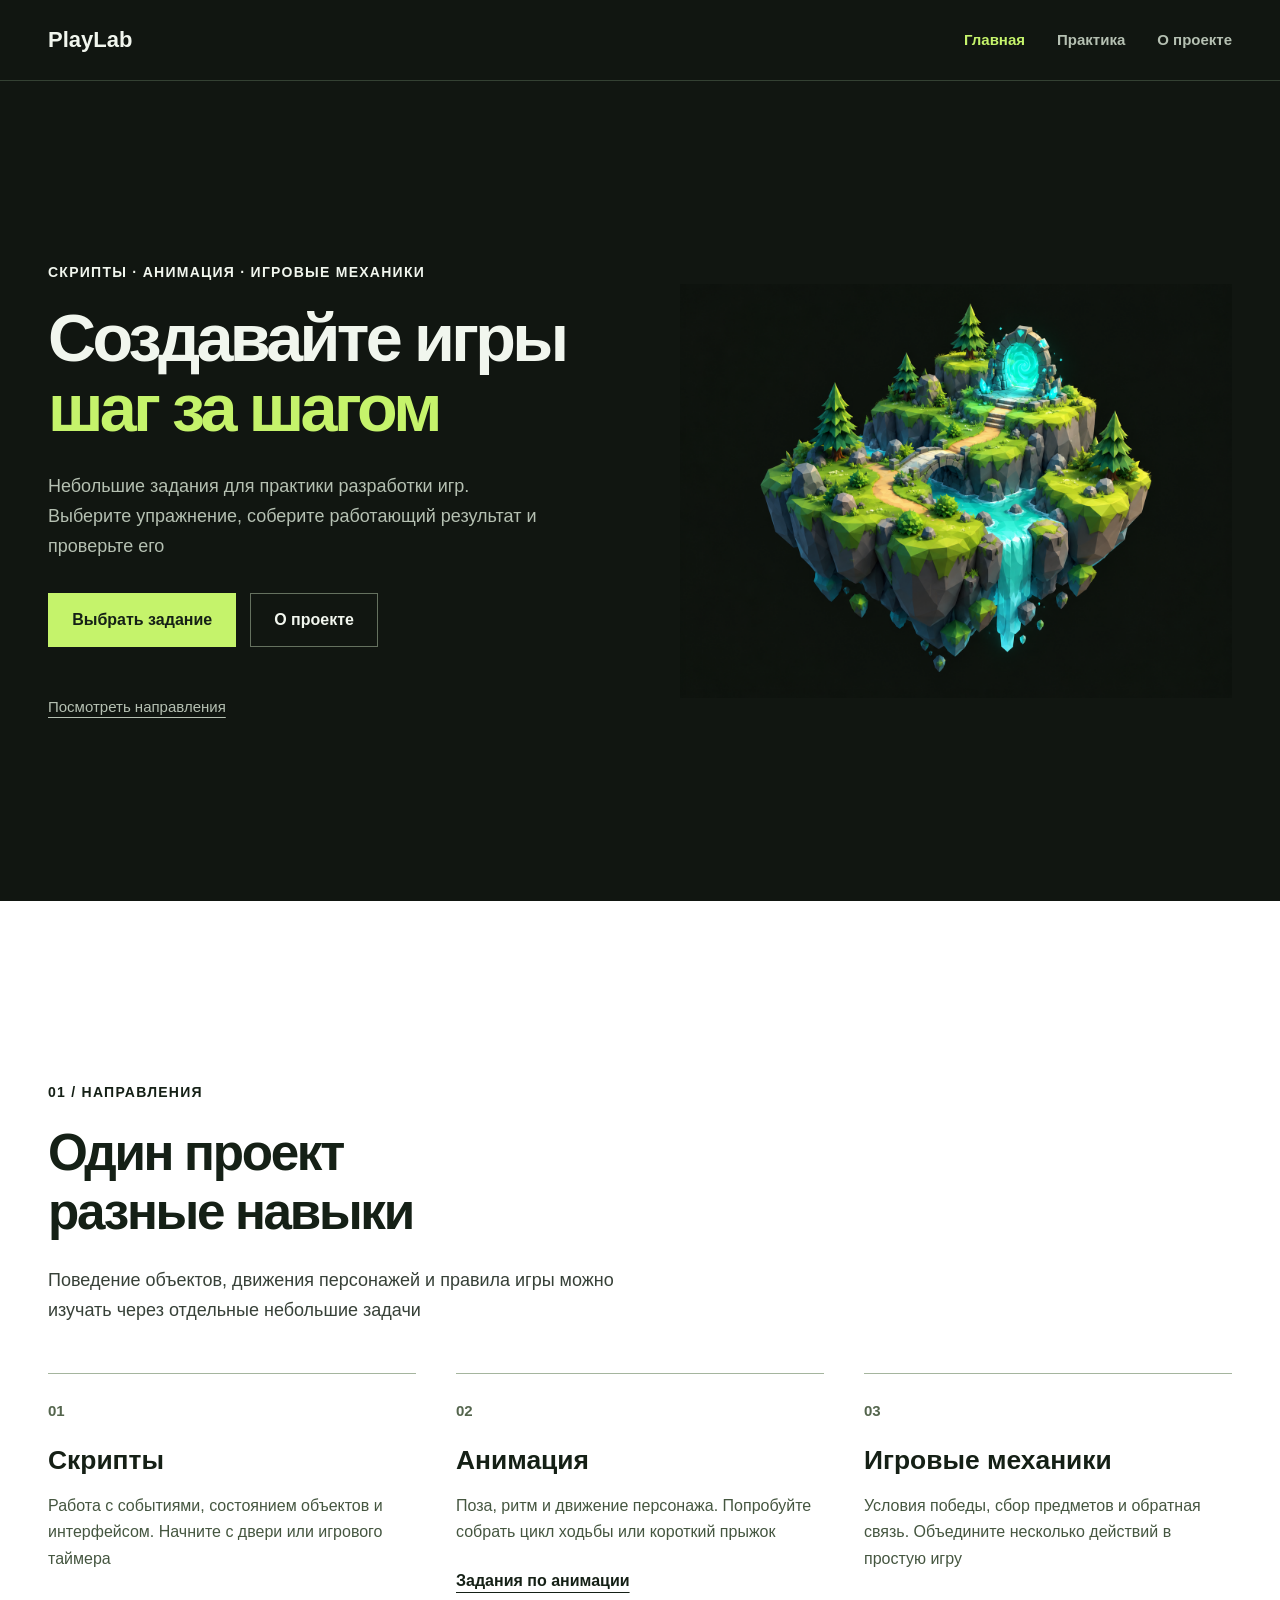
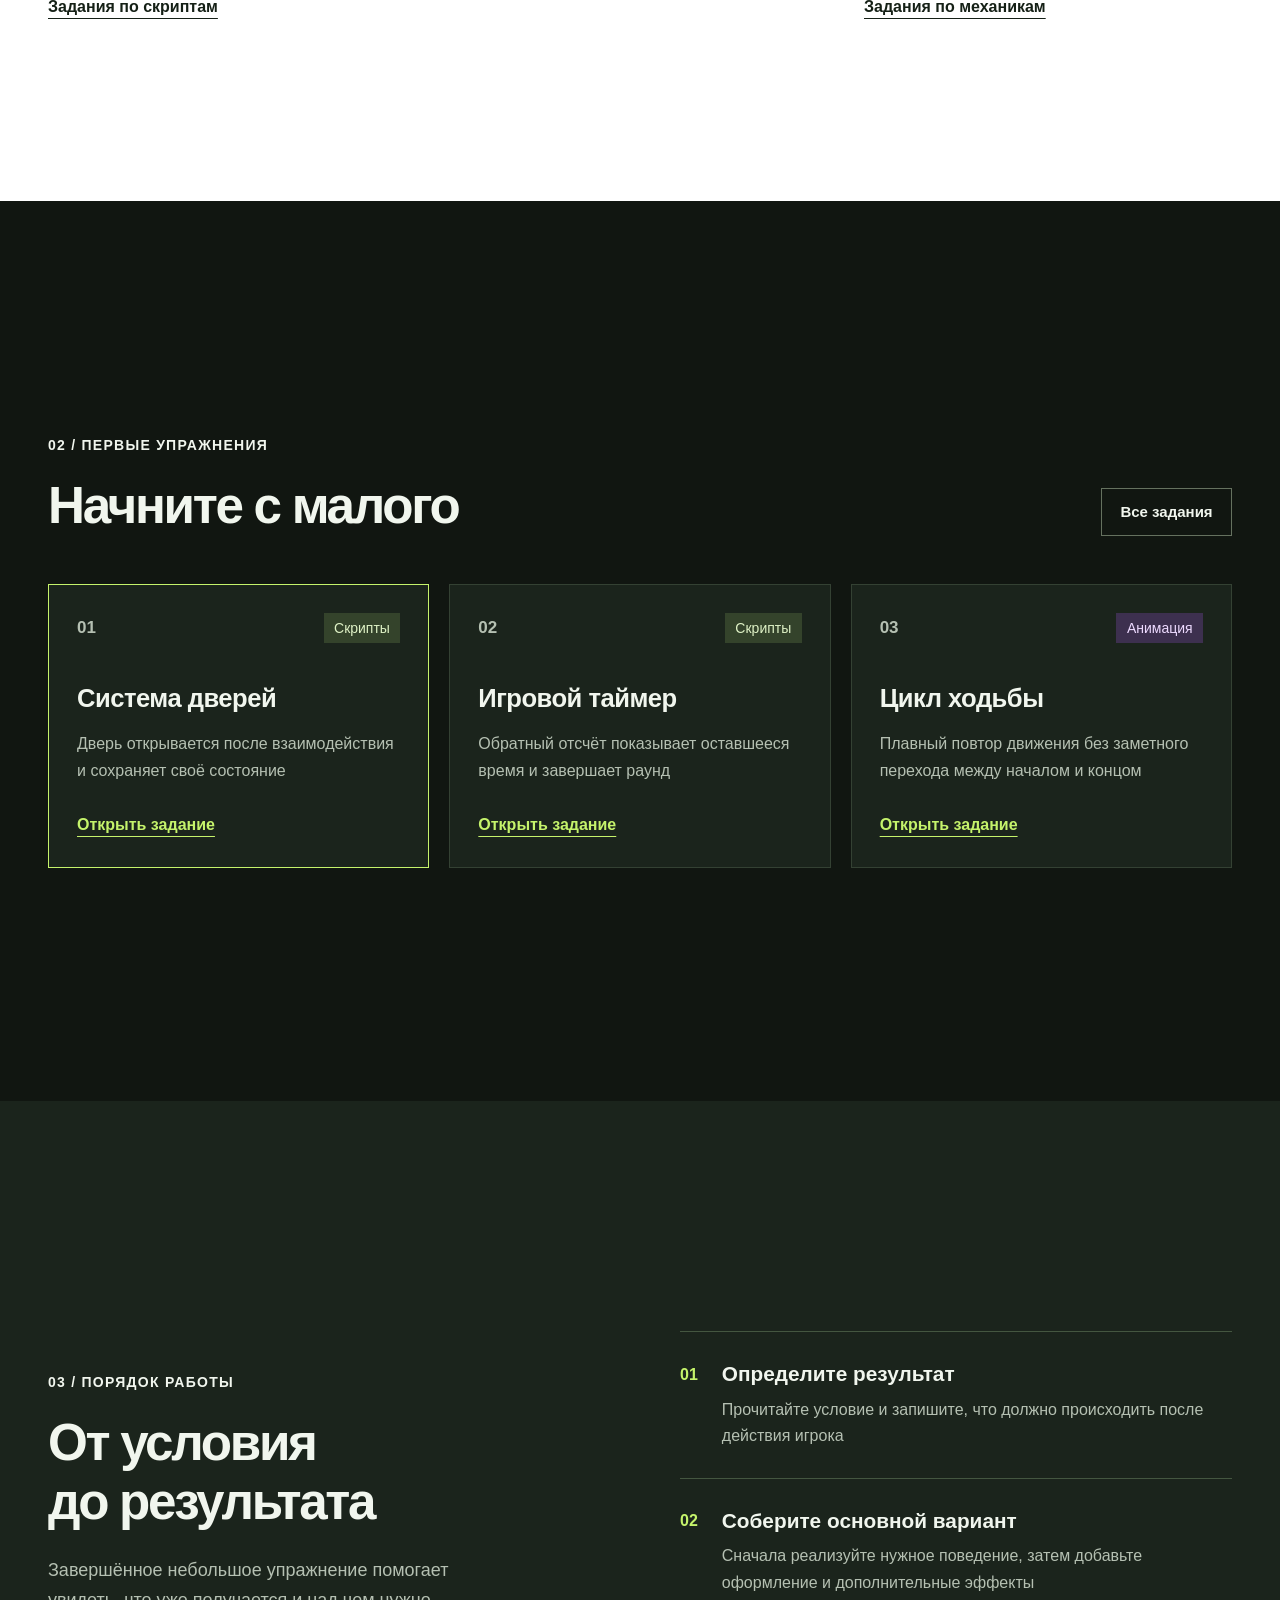
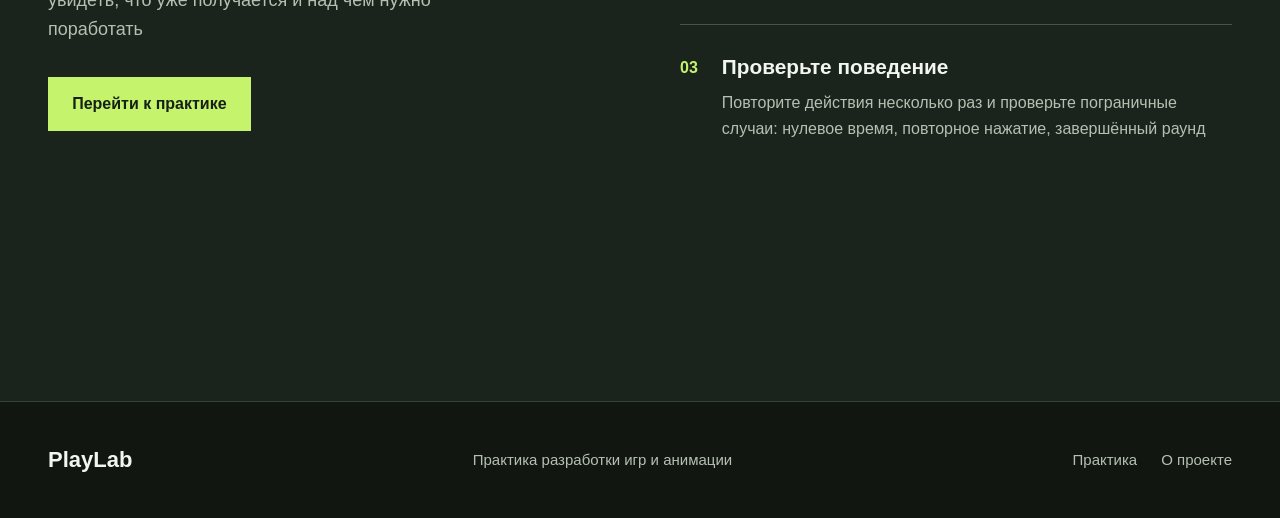
<file: index.html>
<!DOCTYPE html>
<html lang="ru">
  <head>
    <meta charset="UTF-8">
    <meta name="viewport" content="width=device-width, initial-scale=1">
    <meta name="description" content="PlayLab — практические задания по разработке игр и игровой анимации">
    <title>PlayLab — практика разработки игр</title>
    <link rel="stylesheet" href="styles.css">
    <script src="script.js" defer></script>
  </head>

  <body class="page">
    <a class="skip-link" href="#main">Перейти к содержимому</a>

    <!-- Общий блок шапки используется на трёх страницах -->
    <header class="site-header">
      <div class="site-header__inner container">
        <a class="brand" href="index.html" aria-label="PlayLab — главная страница">PlayLab</a>
        <button
          class="site-header__toggle"
          type="button"
          aria-controls="main-navigation"
          aria-expanded="false"
          hidden
        >
          Меню
        </button>
        <nav class="site-header__nav" id="main-navigation" aria-label="Основная навигация">
          <a class="site-header__link site-header__link_current" href="index.html" aria-current="page">
            Главная
          </a>
          <a class="site-header__link" href="practice.html">Практика</a>
          <a class="site-header__link" href="about.html">О проекте</a>
        </nav>
      </div>
    </header>

    <main id="main">
      <section class="hero" aria-labelledby="hero-title">
        <div class="hero__inner container">
          <div class="hero__content">
            <p class="eyebrow">Скрипты · Анимация · Игровые механики</p>
            <h1 class="hero__title" id="hero-title">
              Создавайте игры <span class="hero__accent">шаг за шагом</span>
            </h1>
            <p class="hero__text">
              Небольшие задания для практики разработки игр. Выберите упражнение, соберите работающий
              результат и проверьте его
            </p>
            <div class="hero__actions">
              <a class="button button_theme_primary" href="practice.html">Выбрать задание</a>
              <a class="button button_theme_outline" href="about.html">О проекте</a>
            </div>
            <a class="hero__next" href="#directions">Посмотреть направления</a>
          </div>
          <figure class="world hero__visual">
            <img
              class="world__image"
              src="assets/island.png"
              width="1448"
              height="1086"
              alt="Низкополигональный игровой остров с деревьями, дорожкой и светящимся порталом"
              fetchpriority="high"
            >
          </figure>
        </div>
      </section>

      <section class="directions" id="directions" aria-labelledby="directions-title">
        <div class="container">
          <div class="section-heading">
            <p class="eyebrow">01 / Направления</p>
            <h2 class="section-heading__title" id="directions-title">Один проект<br>разные навыки</h2>
            <p class="section-heading__text">
              Поведение объектов, движения персонажей и правила игры можно изучать через отдельные небольшие
              задачи
            </p>
          </div>
          <div class="directions__grid">
            <article class="direction">
              <span class="direction__number" aria-hidden="true">01</span>
              <h3 class="direction__title">Скрипты</h3>
              <p class="direction__text">
                Работа с событиями, состоянием объектов и интерфейсом. Начните с двери или игрового таймера
              </p>
              <a class="direction__link" href="practice.html#doors">Задания по скриптам</a>
            </article>

            <article class="direction">
              <span class="direction__number" aria-hidden="true">02</span>
              <h3 class="direction__title">Анимация</h3>
              <p class="direction__text">
                Поза, ритм и движение персонажа. Попробуйте собрать цикл ходьбы или короткий прыжок
              </p>
              <a class="direction__link" href="practice.html#walk">Задания по анимации</a>
            </article>

            <article class="direction">
              <span class="direction__number" aria-hidden="true">03</span>
              <h3 class="direction__title">Игровые механики</h3>
              <p class="direction__text">
                Условия победы, сбор предметов и обратная связь. Объедините несколько действий в простую игру
              </p>
              <a class="direction__link" href="practice.html#coins">Задания по механикам</a>
            </article>
          </div>
        </div>
      </section>

      <section class="featured" aria-labelledby="featured-title">
        <div class="container">
          <div class="section-heading section-heading_layout_split">
            <div>
              <p class="eyebrow">02 / Первые упражнения</p>
              <h2 class="section-heading__title" id="featured-title">Начните с малого</h2>
            </div>
            <a class="button button_theme_outline button_size_small" href="practice.html">Все задания</a>
          </div>
          <div class="featured__grid">
            <!-- Модификатор меняет оформление карточки, сохраняя базовый блок -->
            <article class="exercise-card exercise-card_featured">
              <div class="exercise-card__top">
                <span class="exercise-card__number" aria-hidden="true">01</span>
                <span class="tag">Скрипты</span>
              </div>
              <h3 class="exercise-card__title">Система дверей</h3>
              <p class="exercise-card__text">
                Дверь открывается после взаимодействия и сохраняет своё состояние
              </p>
              <a
                class="exercise-card__link"
                href="practice.html#doors"
                aria-label="Открыть задание Система дверей"
              >
                Открыть задание
              </a>
            </article>

            <article class="exercise-card">
              <div class="exercise-card__top">
                <span class="exercise-card__number" aria-hidden="true">02</span>
                <span class="tag">Скрипты</span>
              </div>
              <h3 class="exercise-card__title">Игровой таймер</h3>
              <p class="exercise-card__text">Обратный отсчёт показывает оставшееся время и завершает раунд</p>
              <a
                class="exercise-card__link"
                href="practice.html#timer"
                aria-label="Открыть задание Игровой таймер"
              >
                Открыть задание
              </a>
            </article>

            <article class="exercise-card">
              <div class="exercise-card__top">
                <span class="exercise-card__number" aria-hidden="true">03</span>
                <span class="tag tag_theme_animation">Анимация</span>
              </div>
              <h3 class="exercise-card__title">Цикл ходьбы</h3>
              <p class="exercise-card__text">
                Плавный повтор движения без заметного перехода между началом и концом
              </p>
              <a
                class="exercise-card__link"
                href="practice.html#walk"
                aria-label="Открыть задание Цикл ходьбы"
              >
                Открыть задание
              </a>
            </article>
          </div>
        </div>
      </section>

      <section class="roadmap" aria-labelledby="roadmap-title">
        <div class="roadmap__inner container">
          <div class="roadmap__intro section-heading">
            <p class="eyebrow">03 / Порядок работы</p>
            <h2 class="section-heading__title" id="roadmap-title">От условия<br>до результата</h2>
            <p class="roadmap__text">
              Завершённое небольшое упражнение помогает увидеть, что уже получается и над чем нужно поработать
            </p>
            <a class="button button_theme_primary" href="practice.html">Перейти к практике</a>
          </div>
          <ol class="roadmap__steps">
            <li class="roadmap__step">
              <span class="roadmap__number" aria-hidden="true">01</span>
              <div>
                <h3 class="roadmap__title">Определите результат</h3>
                <p class="roadmap__description">
                  Прочитайте условие и запишите, что должно происходить после действия игрока
                </p>
              </div>
            </li>

            <li class="roadmap__step">
              <span class="roadmap__number" aria-hidden="true">02</span>
              <div>
                <h3 class="roadmap__title">Соберите основной вариант</h3>
                <p class="roadmap__description">
                  Сначала реализуйте нужное поведение, затем добавьте оформление и дополнительные эффекты
                </p>
              </div>
            </li>

            <li class="roadmap__step">
              <span class="roadmap__number" aria-hidden="true">03</span>
              <div>
                <h3 class="roadmap__title">Проверьте поведение</h3>
                <p class="roadmap__description">
                  Повторите действия несколько раз и проверьте пограничные случаи: нулевое время, повторное
                  нажатие, завершённый раунд
                </p>
              </div>
            </li>
          </ol>
        </div>
      </section>
    </main>

    <footer class="site-footer">
      <div class="site-footer__inner container">
        <a class="brand" href="index.html">PlayLab</a>
        <p class="site-footer__text">Практика разработки игр и анимации</p>
        <nav class="site-footer__nav" aria-label="Навигация в подвале">
          <a class="site-footer__link" href="practice.html">Практика</a>
          <a class="site-footer__link" href="about.html">О проекте</a>
        </nav>
      </div>
    </footer>
  </body>
</html>
</file>
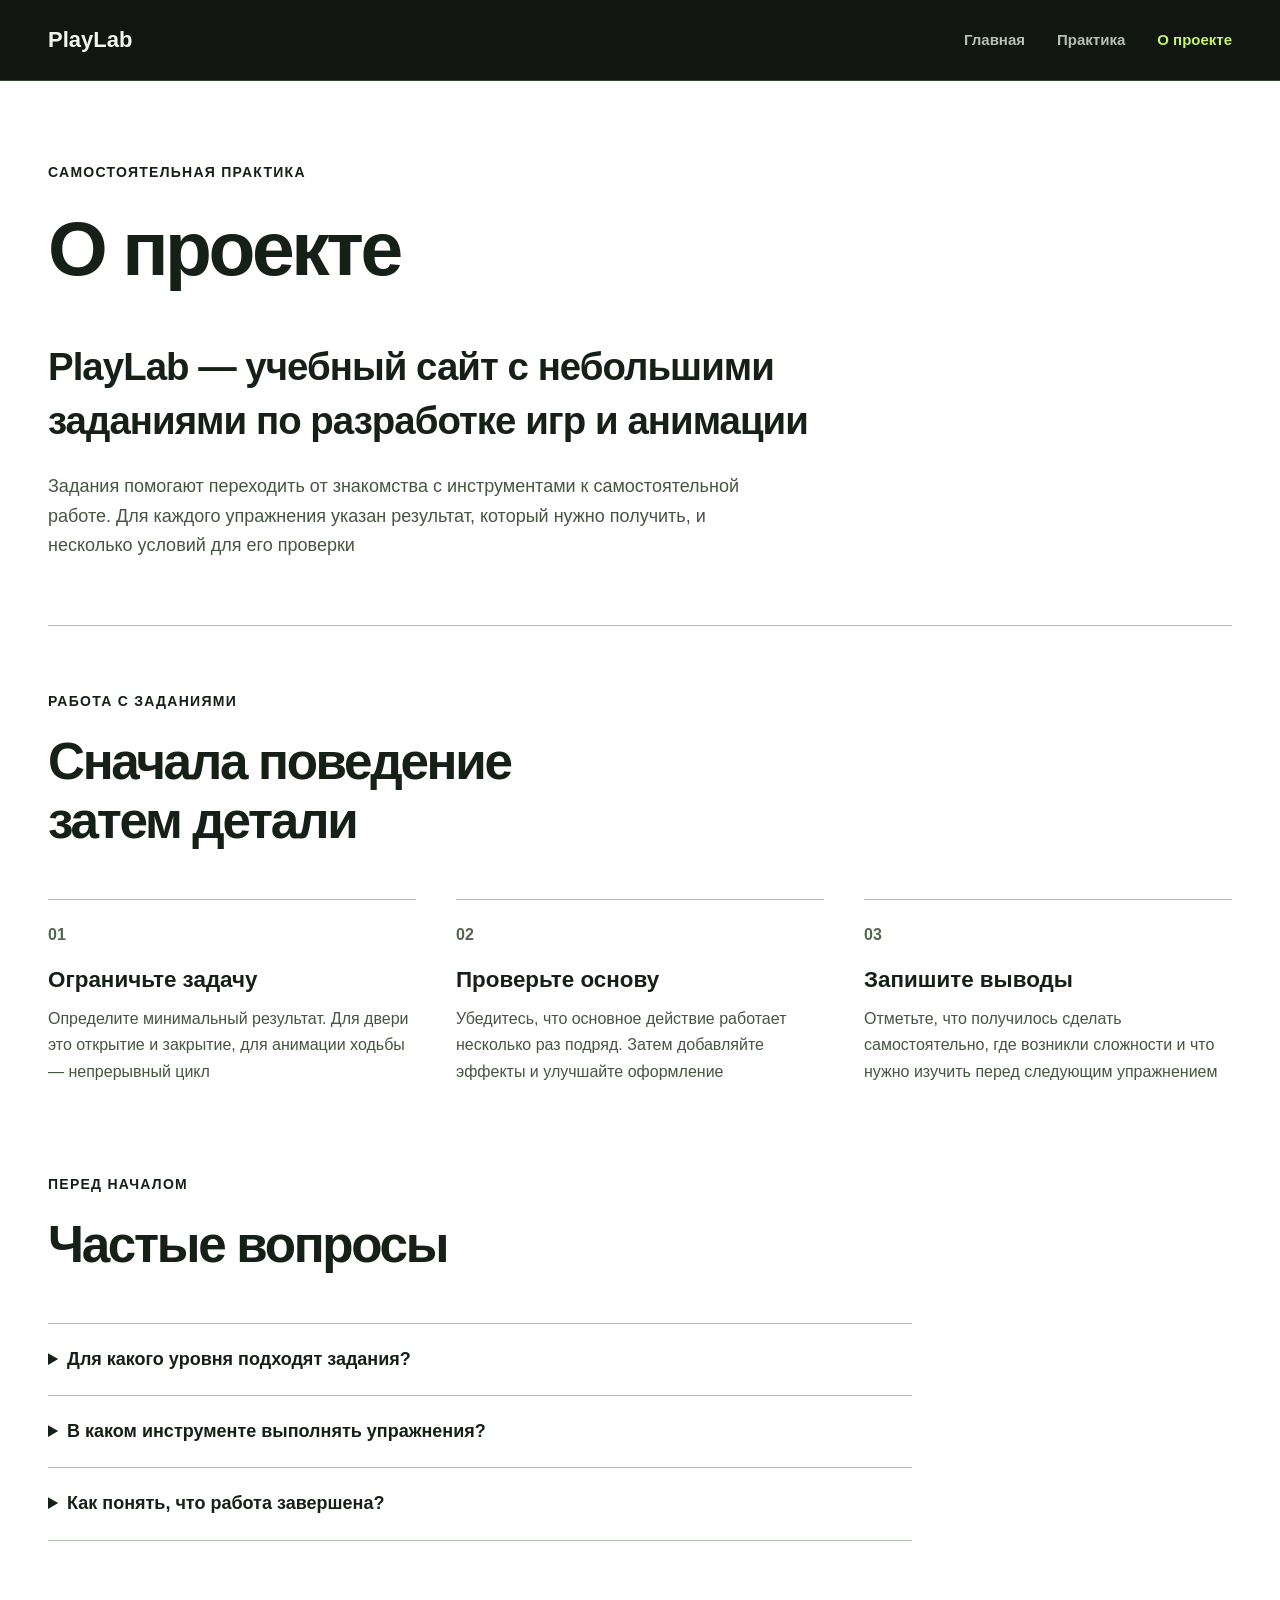
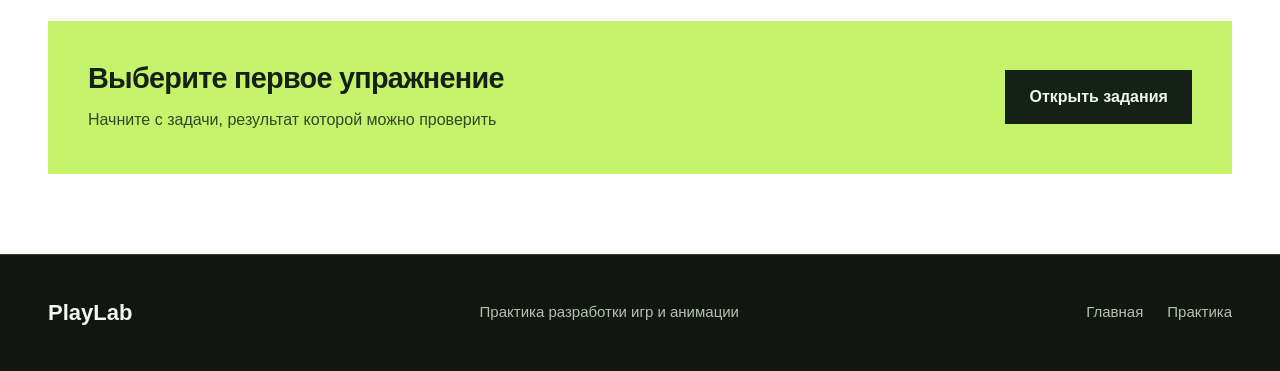
<file: about.html>
<!DOCTYPE html>
<html lang="ru">
  <head>
    <meta charset="UTF-8">
    <meta name="viewport" content="width=device-width, initial-scale=1">
    <meta
      name="description"
      content="О PlayLab: самостоятельная практика разработки игр и анимации, работа с заданиями и проверка результата"
    >
    <title>О проекте — PlayLab</title>
    <link rel="stylesheet" href="styles.css">
    <script src="script.js" defer></script>
  </head>

  <body class="page page_theme_light">
    <a class="skip-link" href="#main">Перейти к содержимому</a>

    <header class="site-header">
      <div class="site-header__inner container">
        <a class="brand" href="index.html" aria-label="PlayLab — главная страница">PlayLab</a>
        <button
          class="site-header__toggle"
          type="button"
          aria-controls="main-navigation"
          aria-expanded="false"
          hidden
        >
          Меню
        </button>
        <nav class="site-header__nav" id="main-navigation" aria-label="Основная навигация">
          <a class="site-header__link" href="index.html">Главная</a>
          <a class="site-header__link" href="practice.html">Практика</a>
          <a class="site-header__link site-header__link_current" href="about.html" aria-current="page">
            О проекте
          </a>
        </nav>
      </div>
    </header>

    <main class="about container" id="main">
      <section class="about__intro" aria-labelledby="about-title">
        <div class="section-heading">
          <p class="eyebrow">Самостоятельная практика</p>
          <h1 class="section-heading__title section-heading__title_large" id="about-title">О проекте</h1>
        </div>
        <p class="about__lead">PlayLab — учебный сайт с небольшими заданиями по разработке игр и анимации</p>
        <p class="about__text">
          Задания помогают переходить от знакомства с инструментами к самостоятельной работе. Для каждого
          упражнения указан результат, который нужно получить, и несколько условий для его проверки
        </p>
      </section>

      <section class="approach" id="approach" aria-labelledby="approach-title">
        <div class="section-heading">
          <p class="eyebrow">Работа с заданиями</p>
          <h2 class="section-heading__title" id="approach-title">Сначала поведение<br>затем детали</h2>
        </div>
        <div class="approach__grid">
          <article class="approach__item">
            <span class="approach__number" aria-hidden="true">01</span>
            <h3 class="approach__title">Ограничьте задачу</h3>
            <p class="approach__text">
              Определите минимальный результат. Для двери это открытие и закрытие, для анимации ходьбы —
              непрерывный цикл
            </p>
          </article>

          <article class="approach__item">
            <span class="approach__number" aria-hidden="true">02</span>
            <h3 class="approach__title">Проверьте основу</h3>
            <p class="approach__text">
              Убедитесь, что основное действие работает несколько раз подряд. Затем добавляйте эффекты и
              улучшайте оформление
            </p>
          </article>

          <article class="approach__item">
            <span class="approach__number" aria-hidden="true">03</span>
            <h3 class="approach__title">Запишите выводы</h3>
            <p class="approach__text">
              Отметьте, что получилось сделать самостоятельно, где возникли сложности и что нужно изучить
              перед следующим упражнением
            </p>
          </article>
        </div>
      </section>

      <section class="faq" aria-labelledby="faq-title">
        <div class="section-heading">
          <p class="eyebrow">Перед началом</p>
          <h2 class="section-heading__title" id="faq-title">Частые вопросы</h2>
        </div>

        <details class="faq__item">
          <summary class="faq__question">Для какого уровня подходят задания?</summary>
          <p class="faq__answer">
            Для начала достаточно понимать основные действия в выбранном редакторе. Если упражнение кажется
            сложным, разделите его на несколько частей и выполните их по очереди
          </p>
        </details>

        <details class="faq__item">
          <summary class="faq__question">В каком инструменте выполнять упражнения?</summary>
          <p class="faq__answer">
            Для игровых механик можно использовать Roblox Studio или другой игровой движок. Для анимации
            подойдёт Blender или встроенный редактор анимаций
          </p>
        </details>

        <details class="faq__item">
          <summary class="faq__question">Как понять, что работа завершена?</summary>
          <p class="faq__answer">
            Проверьте критерии в условии задания. Основной результат должен работать стабильно, а повторные
            действия не должны приводить к ошибкам
          </p>
        </details>
      </section>

      <div class="invitation">
        <div>
          <h2 class="invitation__title">Выберите первое упражнение</h2>
          <p class="invitation__text">Начните с задачи, результат которой можно проверить</p>
        </div>
        <a class="button button_theme_dark" href="practice.html">Открыть задания</a>
      </div>
    </main>

    <footer class="site-footer">
      <div class="site-footer__inner container">
        <a class="brand" href="index.html">PlayLab</a>
        <p class="site-footer__text">Практика разработки игр и анимации</p>
        <nav class="site-footer__nav" aria-label="Навигация в подвале">
          <a class="site-footer__link" href="index.html">Главная</a>
          <a class="site-footer__link" href="practice.html">Практика</a>
        </nav>
      </div>
    </footer>
  </body>
</html>
</file>
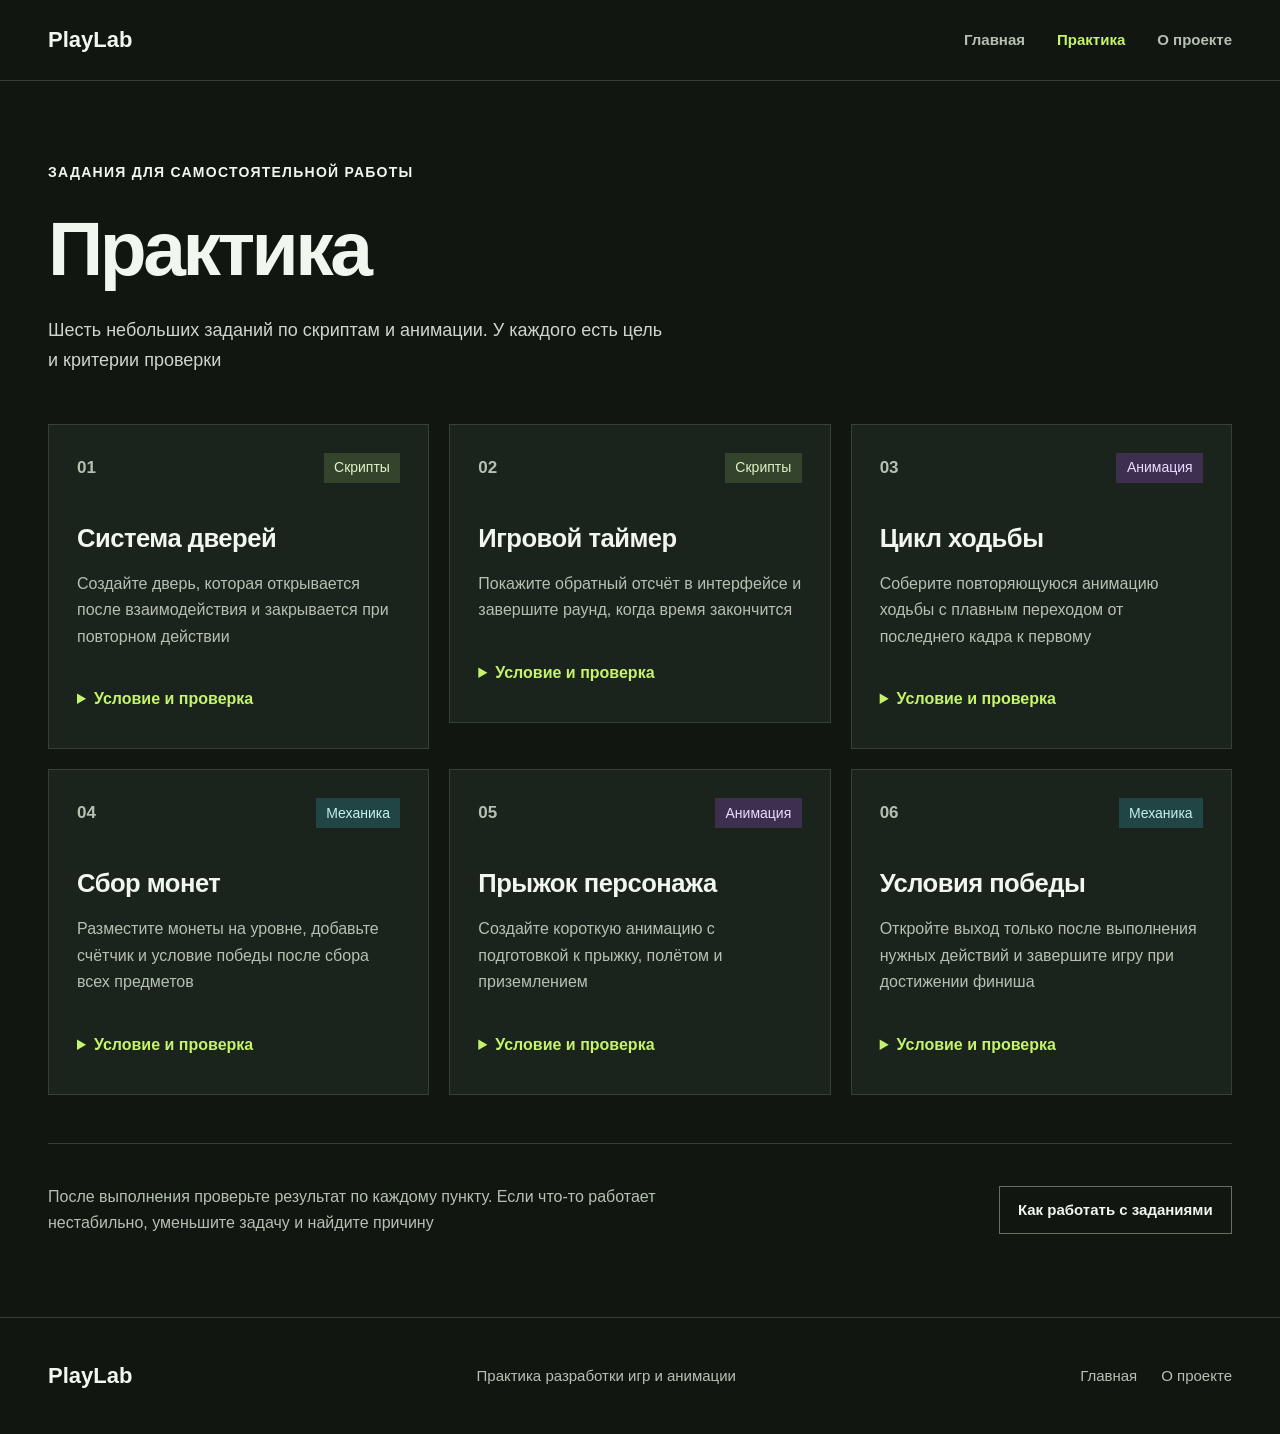
<file: practice.html>
<!DOCTYPE html>
<html lang="ru">
  <head>
    <meta charset="UTF-8">
    <meta name="viewport" content="width=device-width, initial-scale=1">
    <meta
      name="description"
      content="Практические задания PlayLab: скрипты, игровые механики и анимация персонажей"
    >
    <title>Практика — PlayLab</title>
    <link rel="stylesheet" href="styles.css">
    <script src="script.js" defer></script>
  </head>

  <body class="page">
    <a class="skip-link" href="#main">Перейти к содержимому</a>

    <header class="site-header">
      <div class="site-header__inner container">
        <a class="brand" href="index.html" aria-label="PlayLab — главная страница">PlayLab</a>
        <button
          class="site-header__toggle"
          type="button"
          aria-controls="main-navigation"
          aria-expanded="false"
          hidden
        >
          Меню
        </button>
        <nav class="site-header__nav" id="main-navigation" aria-label="Основная навигация">
          <a class="site-header__link" href="index.html">Главная</a>
          <a class="site-header__link site-header__link_current" href="practice.html" aria-current="page">
            Практика
          </a>
          <a class="site-header__link" href="about.html">О проекте</a>
        </nav>
      </div>
    </header>

    <main class="catalog container" id="main">
      <div class="section-heading">
        <p class="eyebrow">Задания для самостоятельной работы</p>
        <h1 class="section-heading__title section-heading__title_large">Практика</h1>
        <p class="section-heading__text">
          Шесть небольших заданий по скриптам и анимации. У каждого есть цель и критерии проверки
        </p>
      </div>

      <div class="catalog__grid">
        <article class="exercise-card" id="doors">
          <div class="exercise-card__top">
            <span class="exercise-card__number" aria-hidden="true">01</span>
            <span class="tag">Скрипты</span>
          </div>
          <h2 class="exercise-card__title">Система дверей</h2>
          <p class="exercise-card__text">
            Создайте дверь, которая открывается после взаимодействия и закрывается при повторном действии
          </p>

          <details class="exercise-card__details">
            <summary class="exercise-card__summary">Условие и проверка</summary>
            <div class="exercise-card__instructions">
              <p class="exercise-card__instruction">
                Храните состояние двери отдельно от её положения. Во время движения отклоняйте повторные
                команды
              </p>
              <ul class="exercise-card__checks">
                <li>Дверь открывается и закрывается</li>
                <li>Несколько быстрых нажатий не ломают движение</li>
                <li>Состояние соответствует положению двери</li>
              </ul>
            </div>
          </details>
        </article>

        <article class="exercise-card" id="timer">
          <div class="exercise-card__top">
            <span class="exercise-card__number" aria-hidden="true">02</span>
            <span class="tag">Скрипты</span>
          </div>
          <h2 class="exercise-card__title">Игровой таймер</h2>
          <p class="exercise-card__text">
            Покажите обратный отсчёт в интерфейсе и завершите раунд, когда время закончится
          </p>

          <details class="exercise-card__details">
            <summary class="exercise-card__summary">Условие и проверка</summary>
            <div class="exercise-card__instructions">
              <p class="exercise-card__instruction">
                Добавьте запуск и сброс таймера. Разделите отсчёт времени и обновление текста в интерфейсе
              </p>
              <ul class="exercise-card__checks">
                <li>Таймер останавливается на нуле</li>
                <li>Повторный запуск не создаёт два отсчёта</li>
                <li>Сброс возвращает начальное время</li>
              </ul>
            </div>
          </details>
        </article>

        <article class="exercise-card" id="walk">
          <div class="exercise-card__top">
            <span class="exercise-card__number" aria-hidden="true">03</span>
            <span class="tag tag_theme_animation">Анимация</span>
          </div>
          <h2 class="exercise-card__title">Цикл ходьбы</h2>
          <p class="exercise-card__text">
            Соберите повторяющуюся анимацию ходьбы с плавным переходом от последнего кадра к первому
          </p>

          <details class="exercise-card__details">
            <summary class="exercise-card__summary">Условие и проверка</summary>
            <div class="exercise-card__instructions">
              <p class="exercise-card__instruction">
                Начните с опорных поз, затем добавьте перенос веса, движение рук и промежуточные кадры
              </p>
              <ul class="exercise-card__checks">
                <li>В месте повторения нет резкого скачка</li>
                <li>Руки и ноги двигаются согласованно</li>
                <li>Опорная стопа не скользит по земле</li>
              </ul>
            </div>
          </details>
        </article>

        <article class="exercise-card" id="coins">
          <div class="exercise-card__top">
            <span class="exercise-card__number" aria-hidden="true">04</span>
            <span class="tag tag_theme_mechanics">Механика</span>
          </div>
          <h2 class="exercise-card__title">Сбор монет</h2>
          <p class="exercise-card__text">
            Разместите монеты на уровне, добавьте счётчик и условие победы после сбора всех предметов
          </p>

          <details class="exercise-card__details">
            <summary class="exercise-card__summary">Условие и проверка</summary>
            <div class="exercise-card__instructions">
              <p class="exercise-card__instruction">
                Каждая монета должна учитываться один раз. После сбора последней монеты покажите результат
              </p>
              <ul class="exercise-card__checks">
                <li>Повторное касание не добавляет очки</li>
                <li>Счётчик соответствует собранным монетам</li>
                <li>Победа наступает после сбора всех монет</li>
              </ul>
            </div>
          </details>
        </article>

        <article class="exercise-card" id="jump">
          <div class="exercise-card__top">
            <span class="exercise-card__number" aria-hidden="true">05</span>
            <span class="tag tag_theme_animation">Анимация</span>
          </div>
          <h2 class="exercise-card__title">Прыжок персонажа</h2>
          <p class="exercise-card__text">
            Создайте короткую анимацию с подготовкой к прыжку, полётом и приземлением
          </p>

          <details class="exercise-card__details">
            <summary class="exercise-card__summary">Условие и проверка</summary>
            <div class="exercise-card__instructions">
              <p class="exercise-card__instruction">
                Разделите движение на фазы и подберите длительность каждой. Добавьте реакцию тела на
                приземление
              </p>
              <ul class="exercise-card__checks">
                <li>Подготовка читается до отрыва от земли</li>
                <li>Скорость движения меняется по фазам</li>
                <li>Приземление заканчивается устойчивой позой</li>
              </ul>
            </div>
          </details>
        </article>

        <article class="exercise-card" id="finish">
          <div class="exercise-card__top">
            <span class="exercise-card__number" aria-hidden="true">06</span>
            <span class="tag tag_theme_mechanics">Механика</span>
          </div>
          <h2 class="exercise-card__title">Условия победы</h2>
          <p class="exercise-card__text">
            Откройте выход только после выполнения нужных действий и завершите игру при достижении финиша
          </p>

          <details class="exercise-card__details">
            <summary class="exercise-card__summary">Условие и проверка</summary>
            <div class="exercise-card__instructions">
              <p class="exercise-card__instruction">
                Храните список выполненных действий и проверяйте его при попытке пройти через выход
              </p>
              <ul class="exercise-card__checks">
                <li>До выполнения условий выход закрыт</li>
                <li>После выполнения условий можно победить</li>
                <li>Победа обрабатывается один раз</li>
              </ul>
            </div>
          </details>
        </article>
      </div>

      <div class="catalog__note">
        <p class="catalog__text">
          После выполнения проверьте результат по каждому пункту. Если что-то работает нестабильно, уменьшите
          задачу и найдите причину
        </p>
        <a class="button button_theme_outline button_size_small" href="about.html#approach">
          Как работать с заданиями
        </a>
      </div>
    </main>

    <footer class="site-footer">
      <div class="site-footer__inner container">
        <a class="brand" href="index.html">PlayLab</a>
        <p class="site-footer__text">Практика разработки игр и анимации</p>
        <nav class="site-footer__nav" aria-label="Навигация в подвале">
          <a class="site-footer__link" href="index.html">Главная</a>
          <a class="site-footer__link" href="about.html">О проекте</a>
        </nav>
      </div>
    </footer>
  </body>
</html>
</file>
<file: styles.css>
/* Цвета */
:root {
  --color-background: #111611;
  --color-surface: #1b241c;
  --color-text: #f1f6ee;
  --color-muted: #b5c0b2;
  --color-accent: #c5f36b;
  --color-line: #344133;
  --color-light: #ffffff;
  --color-ink: #152016;
}

/* Базовые стили */
* {
  box-sizing: border-box;
}

html {
  scroll-behavior: smooth;
}

[hidden] {
  display: none !important;
}

.page {
  margin: 0;
  background: var(--color-background);
  color: var(--color-text);
  font-family: "Segoe UI", Arial, sans-serif;
  font-size: 1rem;
  line-height: 1.65;
  overflow-wrap: break-word;
}

.page_theme_light {
  background: var(--color-light);
  color: var(--color-ink);
}

.container {
  width: min(74rem, calc(100% - 4rem));
  margin-inline: auto;
}

.skip-link {
  position: absolute;
  z-index: 10;
  top: 0.75rem;
  left: 1rem;
  transform: translateY(-200%);
  padding: 0.7rem 1rem;
  background: var(--color-accent);
  color: var(--color-ink);
}

.skip-link:focus {
  transform: translateY(0);
}

:focus-visible {
  outline: 3px solid #57bcd7;
  outline-offset: 5px;
}

.eyebrow {
  margin: 0 0 1.25rem;
  color: inherit;
  font-size: 0.875rem;
  font-weight: 650;
  letter-spacing: 0.09em;
  text-transform: uppercase;
}

/* Название сайта */
.brand {
  display: inline-block;
  color: var(--color-text);
  font-size: 1.375rem;
  font-weight: 750;
  text-decoration: none;
}

/* Кнопки */
.button {
  display: inline-flex;
  justify-content: center;
  align-items: center;
  min-height: 3rem;
  padding: 0.8rem 1.45rem;
  border: 1px solid transparent;
  font: inherit;
  font-weight: 650;
  text-align: center;
  text-decoration: none;
  cursor: pointer;
  transition: background 160ms, color 160ms, border-color 160ms;
}

/* Модификаторы используются вместе с базовым классом button */
.button_theme_primary {
  background: var(--color-accent);
  color: var(--color-ink);
}

.button_theme_primary:hover {
  background: #d6ff8b;
}

.button_theme_outline {
  border-color: #65715f;
  color: var(--color-text);
  background: transparent;
}

.button_theme_outline:hover {
  background: #273227;
  border-color: var(--color-accent);
}

.button_theme_dark {
  background: var(--color-ink);
  color: var(--color-text);
}

.button_theme_dark:hover {
  background: #2b3d2d;
}

.button_size_small {
  padding: 0.65rem 1.15rem;
  font-size: 0.9375rem;
}

/* Заголовки разделов */
.section-heading {
  margin-bottom: 3rem;
}

.section-heading__title {
  margin: 0;
  font-size: clamp(2.15rem, 4vw, 3.5rem);
  font-weight: 750;
  line-height: 1.15;
  letter-spacing: -0.045em;
}

.section-heading__title_large {
  font-size: clamp(3rem, 6vw, 5rem);
}

.section-heading__text {
  max-width: 39rem;
  margin: 1.5rem 0 0;
  font-size: 1.125rem;
  opacity: 0.85;
}

.section-heading_layout_split {
  display: flex;
  justify-content: space-between;
  align-items: flex-end;
  gap: 2rem;
}

/* Шапка */
.site-header {
  border-bottom: 1px solid var(--color-line);
  background: var(--color-background);
  color: var(--color-text);
}

.site-header__inner {
  display: flex;
  align-items: center;
  justify-content: space-between;
  min-height: 5rem;
  gap: 2rem;
}

.site-header__nav {
  display: flex;
  align-items: center;
  gap: 2rem;
}

.site-header__link {
  padding-block: 0.7rem;
  color: var(--color-muted);
  font-size: 0.9375rem;
  font-weight: 550;
  text-decoration: none;
}

.site-header__link:hover {
  color: var(--color-text);
}

.site-header__link_current {
  color: var(--color-accent);
}

.site-header__toggle {
  display: none;
  padding: 0.6rem 0.95rem;
  border: 1px solid var(--color-line);
  background: transparent;
  color: var(--color-text);
  font: inherit;
  cursor: pointer;
}

/* Главный экран */
.hero {
  display: flex;
  align-items: center;
  min-height: calc(100svh - 5rem);
  padding-block: 5rem;
}

.hero__inner {
  display: grid;
  grid-template-columns: 1.05fr 1fr;
  align-items: center;
  gap: 3.25rem;
}

.hero__content {
  min-width: 0;
}

.hero__title {
  max-width: 39rem;
  margin: 0;
  font-size: clamp(3.1rem, 5.2vw, 5.1rem);
  line-height: 1.05;
  font-weight: 800;
  letter-spacing: -0.055em;
}

.hero__accent {
  color: var(--color-accent);
}

.hero__text {
  max-width: 31rem;
  margin: 1.75rem 0 2rem;
  color: var(--color-muted);
  font-size: 1.125rem;
}

.hero__actions {
  display: flex;
  flex-wrap: wrap;
  gap: 0.85rem;
}

.hero__next {
  display: inline-block;
  margin-top: 3rem;
  color: var(--color-muted);
  font-size: 0.9375rem;
  text-underline-offset: 0.3rem;
}

.hero__next:hover {
  color: var(--color-accent);
}

.hero__visual {
  min-width: 0;
}

/* Игровое окружение */
.world {
  margin: 0;
}

.world__image {
  display: block;
  width: 100%;
  height: auto;
}

/* Направления обучения */
.directions {
  display: flex;
  align-items: center;
  min-height: 100svh;
  padding-block: 6rem;
  background: var(--color-light);
  color: var(--color-ink);
}

.directions__grid {
  display: grid;
  grid-template-columns: repeat(3, minmax(0, 1fr));
  gap: 2.5rem;
}

.direction {
  padding-top: 1.5rem;
  border-top: 1px solid #a5b59e;
}

.direction__number {
  color: #54654d;
  font-size: 0.9375rem;
  font-weight: 600;
}

.direction__title {
  margin: 1.2rem 0 1rem;
  font-size: 1.65rem;
  line-height: 1.25;
  font-weight: 700;
}

.direction__text {
  margin: 0 0 1.4rem;
  color: #455640;
}

.direction__link {
  color: var(--color-ink);
  font-weight: 650;
  text-underline-offset: 0.35rem;
}

.direction__link:hover {
  color: #366619;
}

/* Первые упражнения */
.featured {
  display: flex;
  align-items: center;
  min-height: 100svh;
  padding-block: 6rem;
}

.featured__grid {
  display: grid;
  grid-template-columns: repeat(3, minmax(0, 1fr));
  gap: 1.25rem;
}

/* Карточки заданий */
.exercise-card {
  display: flex;
  flex-direction: column;
  padding: 1.75rem;
  border: 1px solid var(--color-line);
  background: var(--color-surface);
  color: var(--color-text);
  scroll-margin-top: 2rem;
}

.exercise-card_featured {
  border-color: var(--color-accent);
}

.exercise-card:target {
  outline: 3px solid var(--color-accent);
  outline-offset: 4px;
}

.exercise-card__top {
  display: flex;
  justify-content: space-between;
  align-items: center;
  gap: 1rem;
  margin-bottom: 2.5rem;
}

.exercise-card__number {
  color: var(--color-muted);
  font-size: 1.0625rem;
  font-weight: 600;
}

.exercise-card__title {
  margin: 0 0 1rem;
  font-size: 1.6rem;
  line-height: 1.25;
  font-weight: 700;
  letter-spacing: -0.02em;
}

.exercise-card__text {
  margin: 0 0 1.75rem;
  color: var(--color-muted);
}

.exercise-card__link {
  align-self: flex-start;
  margin-top: auto;
  color: var(--color-accent);
  font-weight: 650;
  text-underline-offset: 0.35rem;
}

.exercise-card__link:hover {
  color: #e3ffb2;
}

/* Метки направлений */
.tag {
  display: inline-block;
  padding: 0.35rem 0.65rem;
  background: #34432b;
  color: #def1c5;
  font-size: 0.875rem;
  line-height: 1.35;
}

.tag_theme_animation {
  background: #3d304f;
  color: #eddaff;
}

.tag_theme_mechanics {
  background: #214544;
  color: #c5f2ed;
}

/* Порядок работы */
.roadmap {
  display: flex;
  align-items: center;
  min-height: 100svh;
  padding-block: 6rem;
  background: var(--color-surface);
}

.roadmap__inner {
  display: grid;
  grid-template-columns: 1fr 1fr;
  gap: 5rem;
  align-items: center;
}

.roadmap__intro {
  margin-bottom: 0;
}

.roadmap__text {
  max-width: 29rem;
  margin: 1.5rem 0 2rem;
  color: var(--color-muted);
  font-size: 1.125rem;
}

.roadmap__steps {
  list-style: none;
  margin: 0;
  padding: 0;
}

.roadmap__step {
  display: flex;
  gap: 1.5rem;
  padding-block: 1.75rem;
  border-top: 1px solid #445640;
}

.roadmap__number {
  padding-top: 0.1rem;
  color: var(--color-accent);
  font-size: 1rem;
  font-weight: 650;
}

.roadmap__title {
  margin: 0 0 0.6rem;
  font-size: 1.3rem;
  font-weight: 650;
  line-height: 1.3;
}

.roadmap__description {
  margin: 0;
  color: var(--color-muted);
}

/* Каталог заданий */
.catalog {
  padding-block: 5rem;
}

.catalog__grid {
  display: grid;
  grid-template-columns: repeat(3, minmax(0, 1fr));
  gap: 1.25rem;
  align-items: start;
}

.catalog__note {
  display: flex;
  align-items: center;
  justify-content: space-between;
  gap: 2.5rem;
  margin-top: 3rem;
  padding-top: 2.5rem;
  border-top: 1px solid var(--color-line);
}

.catalog__text {
  max-width: 44rem;
  margin: 0;
  color: var(--color-muted);
}

/* Условия заданий */
.exercise-card__details {
  margin-top: auto;
}

.exercise-card__summary {
  padding-block: 0.5rem;
  color: var(--color-accent);
  font-weight: 600;
  cursor: pointer;
}

.exercise-card__instructions {
  padding-top: 0.6rem;
  border-top: 1px solid var(--color-line);
  margin-top: 0.75rem;
}

.exercise-card__instruction {
  margin: 0.5rem 0 1rem;
  color: var(--color-muted);
}

.exercise-card__checks {
  margin: 0;
  padding-left: 1.25rem;
  font-size: 0.9375rem;
}

/* О проекте */
.about {
  padding-block: 5rem;
}

.about__intro {
  padding-bottom: 4rem;
  border-bottom: 1px solid #b0bfaa;
}

.about__lead {
  max-width: 54rem;
  margin: 0 0 1.5rem;
  font-size: clamp(1.5rem, 3vw, 2.4rem);
  line-height: 1.4;
  font-weight: 550;
  letter-spacing: -0.025em;
}

.about__text {
  max-width: 46rem;
  margin: 0;
  color: #455640;
  font-size: 1.125rem;
}

/* Работа с заданиями */
.approach {
  padding-block: 4rem;
}

.approach__grid {
  display: grid;
  grid-template-columns: repeat(3, minmax(0, 1fr));
  gap: 2.5rem;
}

.approach__item {
  padding-top: 1.4rem;
  border-top: 1px solid #b0bfaa;
}

.approach__number {
  color: #54654d;
  font-weight: 600;
}

.approach__title {
  margin: 1rem 0 0.75rem;
  font-size: 1.4rem;
  line-height: 1.3;
}

.approach__text {
  margin: 0;
  color: #455640;
}

/* Частые вопросы */
.faq {
  max-width: 54rem;
  padding-top: 1.5rem;
}

.faq__item {
  border-top: 1px solid #b0bfaa;
}

.faq__item:last-child {
  border-bottom: 1px solid #b0bfaa;
}

.faq__question {
  padding-block: 1.3rem;
  cursor: pointer;
  font-size: 1.125rem;
  font-weight: 650;
}

.faq__answer {
  margin: 0 0 1.5rem;
  max-width: 46rem;
  color: #455640;
}

/* Переход к практике */
.invitation {
  display: flex;
  justify-content: space-between;
  align-items: center;
  gap: 2rem;
  margin-top: 5rem;
  padding: 2.5rem;
  background: var(--color-accent);
}

.invitation__title {
  margin: 0 0 0.65rem;
  font-size: 1.8rem;
  line-height: 1.25;
  letter-spacing: -0.025em;
}

.invitation__text {
  margin: 0;
  color: #344629;
}

/* Низ */
.site-footer {
  padding-block: 2.5rem;
  border-top: 1px solid var(--color-line);
  background: var(--color-background);
  color: var(--color-text);
}

.site-footer__inner {
  display: flex;
  align-items: center;
  justify-content: space-between;
  flex-wrap: wrap;
  gap: 1.5rem 2rem;
}

.site-footer__text {
  margin: 0;
  color: var(--color-muted);
  font-size: 0.9375rem;
}

.site-footer__nav {
  display: flex;
  flex-wrap: wrap;
  gap: 1.5rem;
}

.site-footer__link {
  color: var(--color-muted);
  font-size: 0.9375rem;
  text-decoration: none;
}

.site-footer__link:hover {
  color: var(--color-accent);
}

/* Панели */
@media (max-width: 1000px) {
  .hero__inner {
    gap: 2rem;
  }

  .hero__title {
    font-size: 3.8rem;
  }

  .directions__grid,
  .approach__grid {
    gap: 1.5rem;
  }

  .featured__grid,
  .catalog__grid {
    grid-template-columns: repeat(2, minmax(0, 1fr));
  }

  .roadmap__inner {
    gap: 3rem;
  }

  .section-heading__title {
    font-size: 2.6rem;
  }

  .section-heading__title_large {
    font-size: 4rem;
  }
}

/* Мобильные устройства */
@media (max-width: 720px) {
  .container {
    width: calc(100% - 2.5rem);
  }

  .site-header__inner {
    min-height: 4.5rem;
    gap: 0.75rem;
    flex-wrap: wrap;
  }

  .site-header__nav {
    gap: 1rem;
    flex-wrap: wrap;
  }

  .site-header__link {
    font-size: 0.875rem;
  }

  .site-header_interactive .site-header__toggle {
    display: inline-flex;
  }

  .site-header_interactive .site-header__nav {
    display: none;
    width: 100%;
    padding-bottom: 1rem;
  }

  .site-header_open .site-header__nav {
    display: flex;
  }

  .hero {
    min-height: calc(100svh - 4.5rem);
    padding-block: 3rem;
  }

  .hero__inner {
    grid-template-columns: 1fr;
    gap: 2.75rem;
  }

  .hero__title {
    max-width: 28rem;
    font-size: clamp(2.75rem, 9.5vw, 3.8rem);
  }

  .hero__text {
    font-size: 1.0625rem;
  }

  .hero__next {
    margin-top: 2rem;
  }

  .hero__visual {
    max-width: 35rem;
  }

  .directions,
  .featured,
  .roadmap {
    padding-block: 4rem;
  }

  .directions__grid,
  .featured__grid,
  .catalog__grid,
  .approach__grid,
  .roadmap__inner {
    grid-template-columns: 1fr;
  }

  .directions__grid,
  .approach__grid {
    gap: 2rem;
  }

  .section-heading {
    margin-bottom: 2.5rem;
  }

  .section-heading__title {
    font-size: clamp(2rem, 7vw, 2.6rem);
  }

  .section-heading__title_large {
    font-size: 3.25rem;
  }

  .section-heading_layout_split {
    align-items: flex-start;
    flex-direction: column;
    gap: 1.5rem;
  }

  .exercise-card {
    padding: 1.5rem;
  }

  .exercise-card__top {
    margin-bottom: 1.8rem;
  }

  .roadmap__inner {
    gap: 2.5rem;
  }

  .catalog,
  .about {
    padding-block: 3.5rem;
  }

  .catalog__note,
  .invitation {
    flex-direction: column;
    align-items: flex-start;
    gap: 1.5rem;
  }

  .about__intro {
    padding-bottom: 3rem;
  }

  .about__lead {
    font-size: 1.7rem;
  }

  .approach {
    padding-block: 3rem;
  }

  .invitation {
    padding: 1.75rem;
    margin-top: 3rem;
  }

  .invitation__title {
    font-size: 1.65rem;
  }

  .site-footer__inner {
    align-items: flex-start;
    flex-direction: column;
    gap: 1.25rem;
  }
}

/* Уменьшение анимации */
@media (prefers-reduced-motion: reduce) {
  html {
    scroll-behavior: auto;
  }

  .button {
    transition: none;
  }
}
</file>
